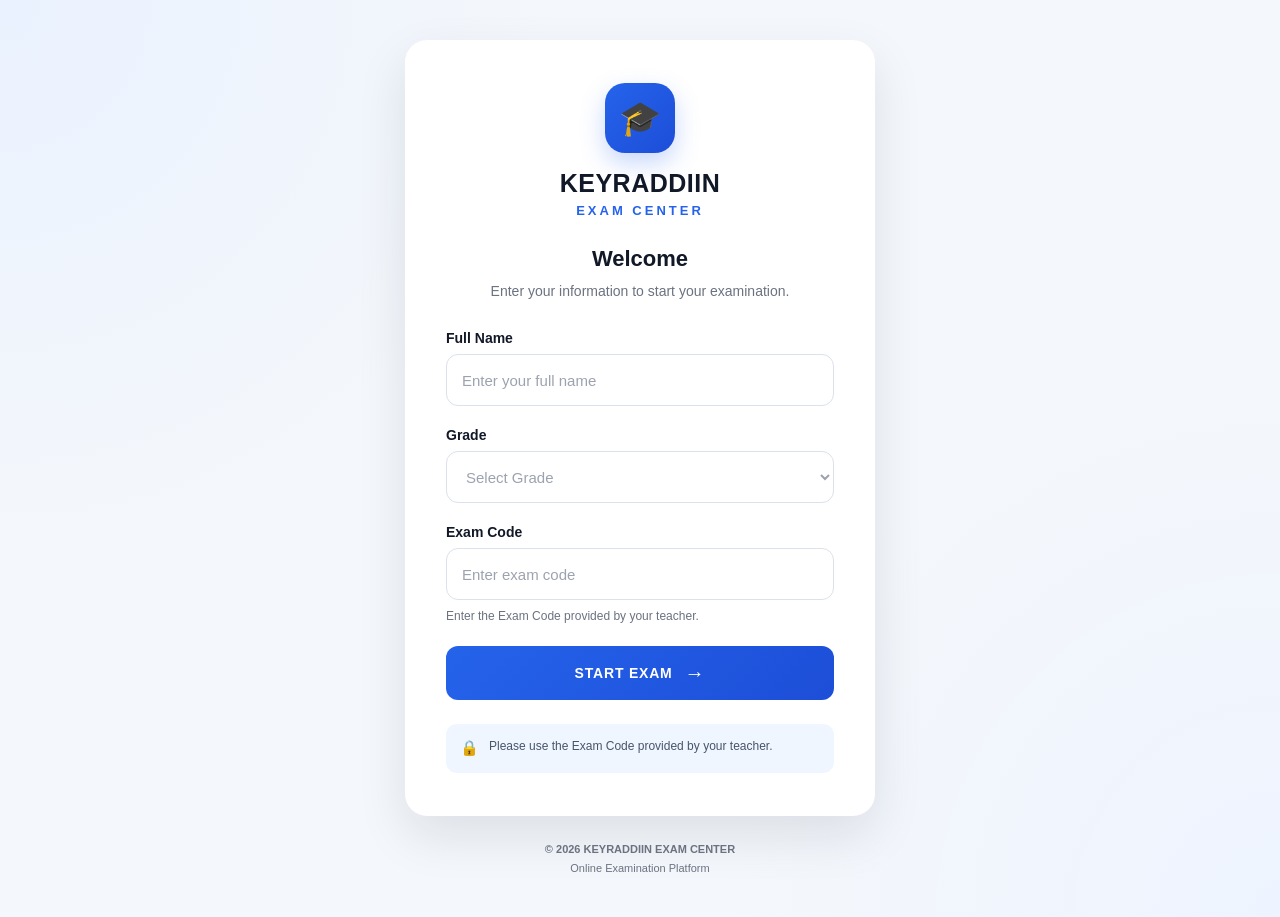
<file: index.html>
<!DOCTYPE html>
<html lang="en">
<head>
    <meta charset="UTF-8">
    <meta name="viewport" content="width=device-width, initial-scale=1.0">

    <title>KEYRADDIIN EXAM CENTER</title>

    <meta
        name="description"
        content="KEYRADDIIN EXAM CENTER - Online Examination Platform"
    >

    <link rel="stylesheet" href="css/style.css">
</head>

<body>

    <!-- =========================
         MAIN APP
    ========================== -->
    <main class="login-page">

        <section class="login-card">

            <!-- Logo / Brand -->
            <div class="brand">

                <div class="brand-logo">
                    🎓
                </div>

                <h1>KEYRADDIIN</h1>

                <p>EXAM CENTER</p>

            </div>


            <!-- Welcome -->
            <div class="welcome">

                <h2>Welcome</h2>

                <p>
                    Enter your information to start your examination.
                </p>

            </div>


            <!-- Login Form -->
            <form id="loginForm">

                <!-- Full Name -->
                <div class="form-group">

                    <label for="fullName">
                        Full Name
                    </label>

                    <input
                        type="text"
                        id="fullName"
                        name="fullName"
                        placeholder="Enter your full name"
                        autocomplete="name"
                        required
                    >

                </div>


                <!-- Grade -->
                <div class="form-group">

                    <label for="grade">
                        Grade
                    </label>

                    <select
                        id="grade"
                        name="grade"
                        required
                    >

                        <option value="" disabled selected>
                            Select Grade
                        </option>

                        <option value="Grade 9">
                            Grade 9
                        </option>

                        <option value="Grade 10">
                            Grade 10
                        </option>

                    </select>

                </div>


                <!-- Exam Code -->
                <div class="form-group">

                    <label for="examCode">
                        Exam Code
                    </label>

                    <input
                        type="text"
                        id="examCode"
                        name="examCode"
                        placeholder="Enter exam code"
                        autocomplete="off"
                        autocapitalize="characters"
                        spellcheck="false"
                        required
                    >

                    <small>
                        Enter the Exam Code provided by your teacher.
                    </small>

                </div>


                <!-- Error Message -->
                <div
                    id="errorMessage"
                    class="message error-message"
                    role="alert"
                    aria-live="polite"
                ></div>


                <!-- Start Button -->
                <button
                    type="submit"
                    id="startExamBtn"
                    class="start-button"
                >

                    <span>START EXAM</span>

                    <span class="button-arrow">
                        →
                    </span>

                </button>

            </form>


            <!-- Security Notice -->
            <div class="security-notice">

                <span class="security-icon">
                    🔒
                </span>

                <span>
                    Please use the Exam Code provided by your teacher.
                </span>

            </div>

        </section>


        <!-- Footer -->
        <footer class="page-footer">

            <p>
                © 2026 KEYRADDIIN EXAM CENTER
            </p>

            <p>
                Online Examination Platform
            </p>

        </footer>

    </main>


    <!-- App JavaScript -->
    <script src="js/app.js"></script>

</body>
</html>
</file>
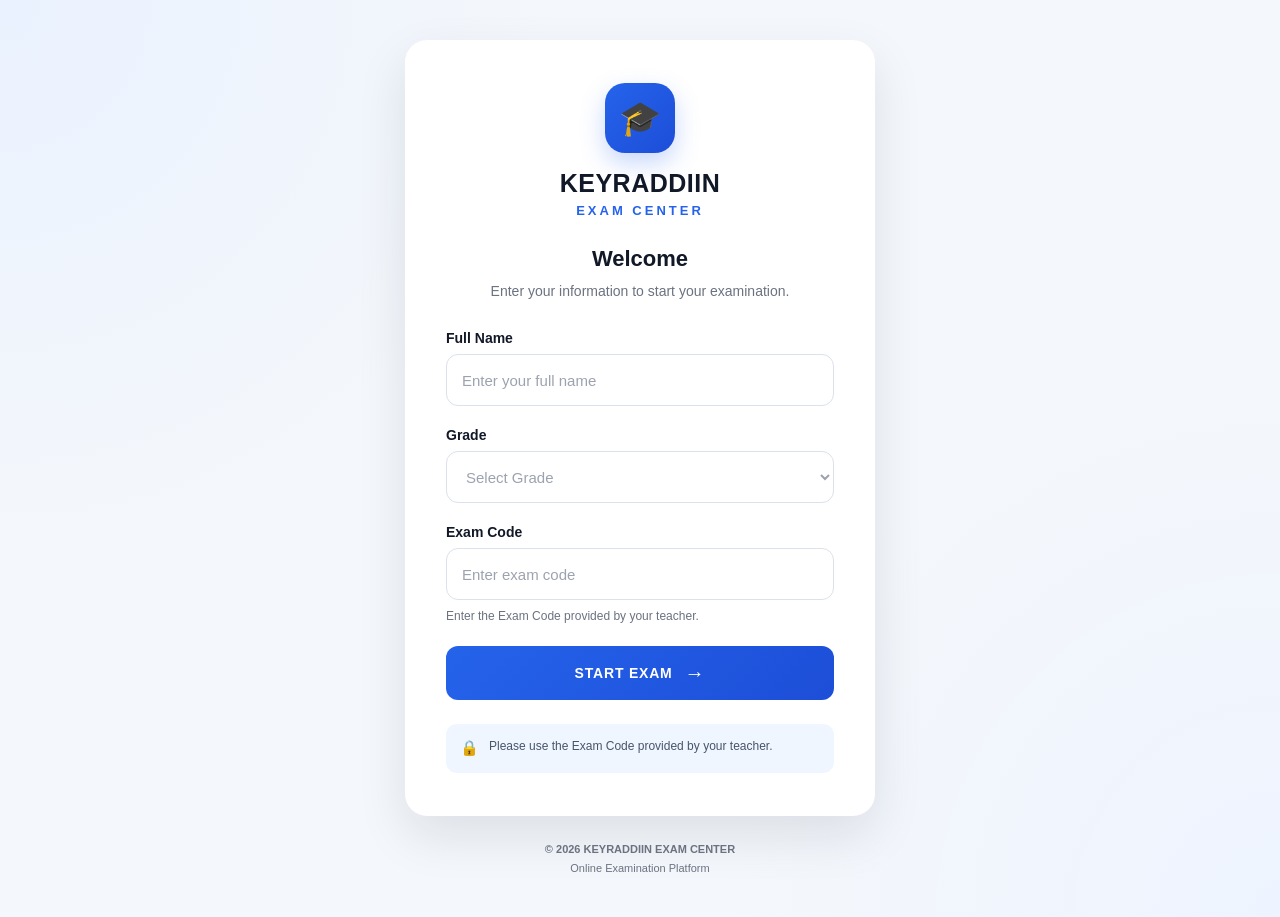
<file: exam.html>
<!DOCTYPE html>
<html lang="en">
<head>
    <meta charset="UTF-8">

    <meta
        name="viewport"
        content="width=device-width, initial-scale=1.0"
    >

    <title>Exam | KEYRADDIIN EXAM CENTER</title>

    <link
        rel="stylesheet"
        href="css/exam.css"
    >
</head>

<body>

    <!-- =========================================
         EXAM HEADER
    ========================================== -->

    <header class="exam-header">

        <div class="brand">

            <div class="brand-icon">
                🎓
            </div>

            <div>
                <h1>KEYRADDIIN</h1>
                <span>EXAM CENTER</span>
            </div>

        </div>


        <!-- Timer -->

        <div class="timer-box">

            <span class="timer-label">
                TIME LEFT
            </span>

            <strong id="timer">
                00:00
            </strong>

        </div>

    </header>


    <!-- =========================================
         MAIN EXAM AREA
    ========================================== -->

    <main class="exam-container">

        <!-- Exam Information -->

        <section class="exam-info-card">

            <div>

                <h2 id="examTitle">
                    Examination
                </h2>

                <p id="examDetails">
                    Loading exam...
                </p>

            </div>

            <div class="student-info">

                <span>Student</span>

                <strong id="studentName">
                    Student
                </strong>

            </div>

        </section>


        <!-- =====================================
             QUESTION NAVIGATION
        ====================================== -->

        <section class="question-navigation">

            <div class="navigation-header">

                <h3>
                    Questions
                </h3>

                <span id="questionProgress">
                    1 / 20
                </span>

            </div>


            <div
                id="questionNumbers"
                class="question-numbers"
            >
                <!-- Question numbers generated by JS -->

            </div>

        </section>


        <!-- =====================================
             QUESTION CARD
        ====================================== -->

        <section class="question-card">

            <div class="question-label">

                <span>
                    Question
                </span>

                <strong id="currentQuestionNumber">
                    1
                </strong>

            </div>


            <h2 id="questionText">
                Loading question...
            </h2>


            <!-- MCQ Options -->

            <div
                id="optionsContainer"
                class="options-container"
            >

                <!-- Options generated by JavaScript -->

            </div>

        </section>


        <!-- =====================================
             EXAM CONTROLS
        ====================================== -->

        <section class="exam-controls">

            <button
                type="button"
                id="previousButton"
                class="secondary-button"
            >
                ← Previous
            </button>


            <button
                type="button"
                id="nextButton"
                class="primary-button"
            >
                Next →
            </button>

        </section>


        <!-- =====================================
             SUBMIT AREA
        ====================================== -->

        <section class="submit-section">

            <p>
                Make sure you have answered all questions
                before submitting your examination.
            </p>

            <button
                type="button"
                id="submitButton"
                class="submit-button"
            >
                SUBMIT EXAM ✓
            </button>

        </section>

    </main>


    <!-- =========================================
         SUBMIT CONFIRMATION MODAL
    ========================================== -->

    <div
        id="submitModal"
        class="modal hidden"
    >

        <div class="modal-content">

            <div class="modal-icon">
                ⚠️
            </div>

            <h2>
                Submit Examination?
            </h2>

            <p id="submitMessage">
                Are you sure you want to submit your exam?
            </p>

            <div class="modal-buttons">

                <button
                    type="button"
                    id="cancelSubmit"
                    class="cancel-button"
                >
                    Cancel
                </button>

                <button
                    type="button"
                    id="confirmSubmit"
                    class="confirm-button"
                >
                    Yes, Submit
                </button>

            </div>

        </div>

    </div>


    <!-- =========================================
         EXAM ENGINE
    ========================================== -->

    <script
        src="js/exam-engine.js"
    ></script>

</body>
</html>
</file>
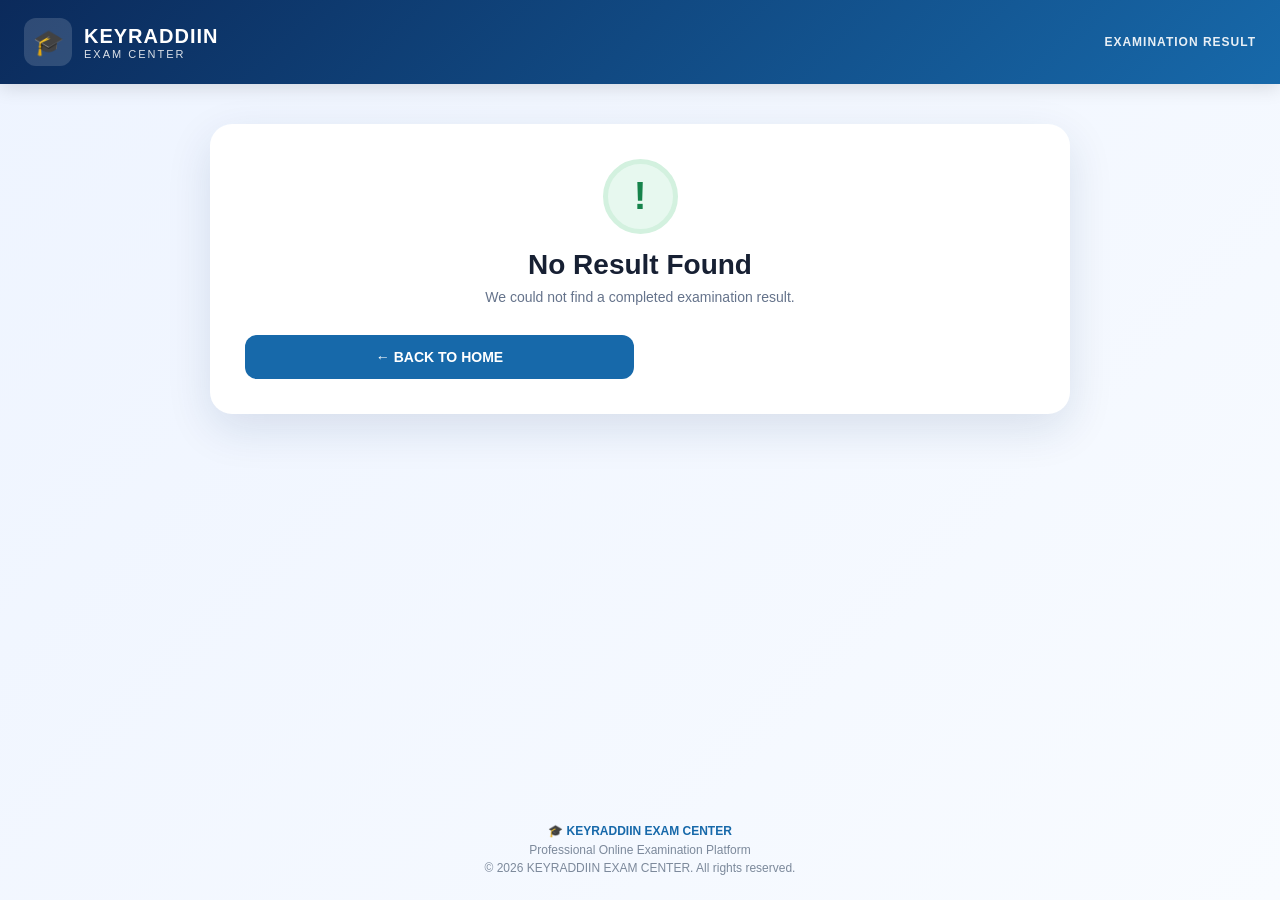
<file: result.html>
<!DOCTYPE html>
<html lang="en">

<head>

    <meta charset="UTF-8">

    <meta
        name="viewport"
        content="width=device-width, initial-scale=1.0"
    >

    <meta
        name="description"
        content="KEYRADDIIN EXAM CENTER - Professional Online Examination Result"
    >

    <title>
        Examination Result | KEYRADDIIN EXAM CENTER
    </title>

    <link
        rel="stylesheet"
        href="css/result.css"
    >

</head>


<body>

    <!-- ==========================================
         HEADER
    =========================================== -->

    <header class="result-header">

        <div class="brand">

            <div class="brand-icon">
                🎓
            </div>

            <div class="brand-text">

                <h1>
                    KEYRADDIIN
                </h1>

                <span>
                    EXAM CENTER
                </span>

            </div>

        </div>

        <div class="header-label">
            EXAMINATION RESULT
        </div>

    </header>


    <!-- ==========================================
         MAIN
    =========================================== -->

    <main class="result-container">

        <!-- Result Card -->

        <section class="result-card">

            <!-- Success Icon -->

            <div class="result-icon">

                <div class="icon-circle">
                    ✓
                </div>

            </div>


            <!-- Heading -->

            <h2>
                Examination Completed
            </h2>

            <p class="result-subtitle">
                Your examination result has been calculated successfully.
            </p>


            <!-- ======================================
                 STUDENT INFORMATION
            ======================================= -->

            <div class="information-card">

                <div class="section-title">
                    STUDENT INFORMATION
                </div>


                <div class="information-grid">

                    <div class="information-item">

                        <span>
                            Student Name
                        </span>

                        <strong id="studentName">
                            —
                        </strong>

                    </div>


                    <div class="information-item">

                        <span>
                            Grade
                        </span>

                        <strong id="studentGrade">
                            —
                        </strong>

                    </div>

                </div>

            </div>


            <!-- ======================================
                 EXAM INFORMATION
            ======================================= -->

            <div class="information-card">

                <div class="section-title">
                    EXAMINATION INFORMATION
                </div>


                <div class="exam-information">

                    <h3 id="examTitle">
                        Examination
                    </h3>

                    <p id="examDetails">
                        —
                    </p>

                    <div class="exam-code">

                        <span>
                            Exam Code
                        </span>

                        <strong id="examCode">
                            —
                        </strong>

                    </div>

                </div>

            </div>


            <!-- ======================================
                 MAIN SCORE
            ======================================= -->

            <div class="score-card">

                <span class="score-label">
                    YOUR SCORE
                </span>


                <div class="score-display">

                    <strong id="score">
                        0
                    </strong>

                    <span id="total">
                        / 0
                    </span>

                </div>


                <div
                    id="status"
                    class="status"
                >
                    —
                </div>


                <div class="percentage-display">

                    <strong id="percentage">
                        0%
                    </strong>

                    <span>
                        Percentage
                    </span>

                </div>

            </div>


            <!-- ======================================
                 STATISTICS
            ======================================= -->

            <div class="section-title statistics-title">
                EXAMINATION STATISTICS
            </div>


            <div class="statistics">

                <!-- Correct -->

                <div class="stat-card">

                    <div class="stat-icon">
                        ✓
                    </div>

                    <span class="stat-label">
                        Correct
                    </span>

                    <strong id="correct">
                        0
                    </strong>

                </div>


                <!-- Wrong -->

                <div class="stat-card">

                    <div class="stat-icon">
                        ✕
                    </div>

                    <span class="stat-label">
                        Wrong
                    </span>

                    <strong id="wrong">
                        0
                    </strong>

                </div>


                <!-- Percentage -->

                <div class="stat-card">

                    <div class="stat-icon">
                        %
                    </div>

                    <span class="stat-label">
                        Percentage
                    </span>

                    <strong id="percentageStat">
                        0%
                    </strong>

                </div>


                <!-- Time -->

                <div class="stat-card">

                    <div class="stat-icon">
                        ⏱
                    </div>

                    <span class="stat-label">
                        Time Used
                    </span>

                    <strong id="timeUsed">
                        00:00
                    </strong>

                </div>

            </div>


            <!-- ======================================
                 PASS MARK
            ======================================= -->

            <div class="pass-mark-card">

                <div>

                    <span>
                        Pass Mark
                    </span>

                    <strong id="passMark">
                        50%
                    </strong>

                </div>


                <div>

                    <span>
                        Result Status
                    </span>

                    <strong id="statusText">
                        —
                    </strong>

                </div>

            </div>


            <!-- ======================================
                 TELEGRAM RESULT
            ======================================= -->

            <div class="telegram-card">

                <div class="telegram-icon">
                    📤
                </div>


                <div class="telegram-content">

                    <h3>
                        Send Result to Telegram
                    </h3>

                    <p>
                        Send your examination result to
                        KEYRADDIIN EDUCATION EXAM RESULTS.
                    </p>

                </div>


                <button
                    type="button"
                    id="telegramButton"
                    class="telegram-button"
                >
                    📤 SEND RESULT TO TELEGRAM
                </button>


                <div
                    id="telegramMessage"
                    class="telegram-message"
                ></div>

            </div>


            <!-- ======================================
                 ACTION BUTTONS
            ======================================= -->

            <div class="result-actions">

                <button
                    type="button"
                    id="retakeButton"
                    class="primary-button"
                >
                    🔄 RETAKE EXAM
                </button>


                <button
                    type="button"
                    id="homeButton"
                    class="secondary-button"
                >
                    ← BACK TO HOME
                </button>

            </div>


            <!-- ======================================
                 IMPORTANT MESSAGE
            ======================================= -->

            <div class="result-note">

                <strong>
                    ℹ️ Important
                </strong>

                <p>
                    You can retake this examination anytime
                    using the same Exam Code.
                </p>

            </div>

        </section>

    </main>


    <!-- ==========================================
         FOOTER
    =========================================== -->

    <footer class="result-footer">

        <div class="footer-brand">
            🎓 KEYRADDIIN EXAM CENTER
        </div>

        <p>
            Professional Online Examination Platform
        </p>

        <p>
            © 2026 KEYRADDIIN EXAM CENTER. All rights reserved.
        </p>

    </footer>


    <!-- ==========================================
         RESULT JAVASCRIPT
    =========================================== -->

    <script
        src="js/result.js"
    ></script>

</body>

</html>
</file>
<file: css/style.css>
/* =========================================================
   KEYRADDIIN EXAM CENTER
   Professional Login Page
   Main Stylesheet
   ========================================================= */


/* =========================================================
   1. RESET
   ========================================================= */

* {
    margin: 0;
    padding: 0;
    box-sizing: border-box;
}


/* =========================================================
   2. ROOT VARIABLES
   ========================================================= */

:root {
    --primary: #2563eb;
    --primary-dark: #1d4ed8;
    --primary-light: #eff6ff;

    --background: #f4f7fb;
    --card: #ffffff;

    --text: #111827;
    --text-secondary: #6b7280;
    --text-light: #9ca3af;

    --border: #dbe2ea;

    --success: #16a34a;
    --danger: #dc2626;

    --shadow:
        0 20px 50px rgba(15, 23, 42, 0.10);

    --radius-lg: 22px;
    --radius-md: 12px;

    --transition: 0.25s ease;
}


/* =========================================================
   3. BODY
   ========================================================= */

body {
    min-height: 100vh;

    font-family:
        Inter,
        -apple-system,
        BlinkMacSystemFont,
        "Segoe UI",
        Roboto,
        Helvetica,
        Arial,
        sans-serif;

    background:
        radial-gradient(
            circle at top left,
            #eaf2ff 0%,
            transparent 35%
        ),
        radial-gradient(
            circle at bottom right,
            #eef4ff 0%,
            transparent 35%
        ),
        var(--background);

    color: var(--text);

    -webkit-font-smoothing: antialiased;
    -moz-osx-font-smoothing: grayscale;
}


/* =========================================================
   4. LOGIN PAGE
   ========================================================= */

.login-page {
    min-height: 100vh;

    display: flex;
    flex-direction: column;

    align-items: center;
    justify-content: center;

    padding: 40px 20px;
}


/* =========================================================
   5. LOGIN CARD
   ========================================================= */

.login-card {
    width: 100%;
    max-width: 470px;

    background: var(--card);

    border: 1px solid rgba(255, 255, 255, 0.8);

    border-radius: var(--radius-lg);

    padding: 42px 40px;

    box-shadow: var(--shadow);
}


/* =========================================================
   6. BRAND
   ========================================================= */

.brand {
    text-align: center;

    margin-bottom: 28px;
}


.brand-logo {
    width: 70px;
    height: 70px;

    margin: 0 auto 16px;

    display: flex;
    align-items: center;
    justify-content: center;

    background:
        linear-gradient(
            135deg,
            var(--primary),
            var(--primary-dark)
        );

    border-radius: 20px;

    font-size: 34px;

    box-shadow:
        0 10px 25px rgba(37, 99, 235, 0.25);
}


.brand h1 {
    font-size: 25px;

    font-weight: 800;

    letter-spacing: 0.5px;

    color: var(--text);
}


.brand p {
    margin-top: 5px;

    font-size: 13px;

    font-weight: 700;

    letter-spacing: 3px;

    color: var(--primary);
}


/* =========================================================
   7. WELCOME
   ========================================================= */

.welcome {
    text-align: center;

    margin-bottom: 28px;
}


.welcome h2 {
    font-size: 22px;

    font-weight: 700;

    margin-bottom: 8px;
}


.welcome p {
    color: var(--text-secondary);

    font-size: 14px;

    line-height: 1.6;
}


/* =========================================================
   8. FORM GROUP
   ========================================================= */

.form-group {
    margin-bottom: 21px;
}


.form-group label {
    display: block;

    margin-bottom: 8px;

    font-size: 14px;

    font-weight: 700;

    color: var(--text);
}


/* =========================================================
   9. INPUTS & SELECT
   ========================================================= */

.form-group input,
.form-group select {
    width: 100%;

    height: 52px;

    padding: 0 15px;

    border: 1.5px solid var(--border);

    border-radius: var(--radius-md);

    background: #ffffff;

    color: var(--text);

    font-size: 15px;

    outline: none;

    transition:
        border-color var(--transition),
        box-shadow var(--transition),
        background var(--transition);
}


.form-group input::placeholder {
    color: var(--text-light);
}


.form-group input:hover,
.form-group select:hover {
    border-color: #b9c5d4;
}


.form-group input:focus,
.form-group select:focus {
    border-color: var(--primary);

    background: #ffffff;

    box-shadow:
        0 0 0 4px rgba(37, 99, 235, 0.10);
}


/* =========================================================
   10. SELECT
   ========================================================= */

.form-group select {
    cursor: pointer;

    appearance: auto;
}


.form-group select:invalid {
    color: var(--text-light);
}


/* =========================================================
   11. SMALL HELP TEXT
   ========================================================= */

.form-group small {
    display: block;

    margin-top: 7px;

    color: var(--text-secondary);

    font-size: 12px;

    line-height: 1.5;
}


/* =========================================================
   12. START BUTTON
   ========================================================= */

.start-button {
    width: 100%;

    min-height: 54px;

    margin-top: 7px;

    border: none;

    border-radius: var(--radius-md);

    background:
        linear-gradient(
            135deg,
            var(--primary),
            var(--primary-dark)
        );

    color: #ffffff;

    font-size: 14px;

    font-weight: 800;

    letter-spacing: 0.8px;

    cursor: pointer;

    display: flex;

    align-items: center;

    justify-content: center;

    gap: 12px;

    transition:
        transform var(--transition),
        box-shadow var(--transition),
        filter var(--transition);
}


.start-button:hover {
    transform: translateY(-2px);

    box-shadow:
        0 10px 25px rgba(37, 99, 235, 0.28);

    filter: brightness(1.03);
}


.start-button:active {
    transform: translateY(0);

    box-shadow: none;
}


.start-button:focus-visible {
    outline: 3px solid rgba(37, 99, 235, 0.25);

    outline-offset: 3px;
}


.button-arrow {
    font-size: 20px;

    line-height: 1;

    transition:
        transform var(--transition);
}


.start-button:hover .button-arrow {
    transform: translateX(4px);
}


/* =========================================================
   13. MESSAGE
   ========================================================= */

.message {
    display: none;

    margin-bottom: 17px;

    padding: 12px 14px;

    border-radius: 10px;

    font-size: 13px;

    line-height: 1.5;
}


.error-message {
    color: #991b1b;

    background: #fef2f2;

    border: 1px solid #fecaca;
}


.success-message {
    color: #166534;

    background: #f0fdf4;

    border: 1px solid #bbf7d0;
}


/* =========================================================
   14. SECURITY NOTICE
   ========================================================= */

.security-notice {
    margin-top: 24px;

    padding: 13px 14px;

    display: flex;

    align-items: flex-start;

    gap: 10px;

    border-radius: 11px;

    background: var(--primary-light);

    color: #475569;

    font-size: 12px;

    line-height: 1.5;
}


.security-icon {
    flex-shrink: 0;

    font-size: 15px;
}


/* =========================================================
   15. FOOTER
   ========================================================= */

.page-footer {
    margin-top: 24px;

    text-align: center;

    color: var(--text-secondary);

    font-size: 11px;

    line-height: 1.7;
}


.page-footer p:first-child {
    font-weight: 600;
}


/* =========================================================
   16. TABLET
   ========================================================= */

@media (max-width: 600px) {

    .login-page {
        padding: 25px 15px;
    }

    .login-card {
        padding: 34px 25px;

        border-radius: 18px;
    }

    .brand h1 {
        font-size: 23px;
    }

}


/* =========================================================
   17. SMALL MOBILE
   ========================================================= */

@media (max-width: 380px) {

    .login-page {
        padding: 18px 12px;
    }

    .login-card {
        padding: 28px 19px;

        border-radius: 16px;
    }

    .brand-logo {
        width: 62px;
        height: 62px;

        font-size: 30px;
    }

    .brand h1 {
        font-size: 21px;
    }

    .brand p {
        font-size: 11px;

        letter-spacing: 2.5px;
    }

    .welcome h2 {
        font-size: 20px;
    }

    .form-group input,
    .form-group select {
        height: 50px;

        font-size: 14px;
    }

    .start-button {
        min-height: 52px;
    }

}


/* =========================================================
   18. REDUCED MOTION
   ========================================================= */

@media (prefers-reduced-motion: reduce) {

    *,
    *::before,
    *::after {
        scroll-behavior: auto !important;

        transition: none !important;
    }

}
</file>
<file: css/exam.css>
/* ==========================================
   KEYRADDIIN EXAM CENTER
   PROFESSIONAL EXAM PAGE
========================================== */

:root {
    --primary: #2563eb;
    --primary-dark: #1d4ed8;
    --secondary: #0f172a;
    --background: #f1f5f9;
    --white: #ffffff;
    --text: #1e293b;
    --muted: #64748b;
    --border: #e2e8f0;
    --success: #16a34a;
    --danger: #dc2626;
    --warning: #d97706;
    --shadow: 0 10px 30px rgba(15, 23, 42, 0.08);
    --radius: 16px;
}


/* ==========================================
   RESET
========================================== */

* {
    margin: 0;
    padding: 0;
    box-sizing: border-box;
}

html {
    scroll-behavior: smooth;
}

body {
    font-family:
        Arial,
        Helvetica,
        sans-serif;

    background: var(--background);
    color: var(--text);

    min-height: 100vh;
}


/* ==========================================
   EXAM HEADER
========================================== */

.exam-header {
    width: 100%;

    background: var(--white);

    border-bottom: 1px solid var(--border);

    padding: 18px 5%;

    display: flex;
    align-items: center;
    justify-content: space-between;

    gap: 20px;

    position: sticky;
    top: 0;

    z-index: 100;
}


/* ==========================================
   BRAND
========================================== */

.brand {
    display: flex;
    align-items: center;

    gap: 12px;
}

.brand-icon {
    width: 48px;
    height: 48px;

    background: #eff6ff;

    border-radius: 12px;

    display: flex;
    align-items: center;
    justify-content: center;

    font-size: 25px;
}

.brand h1 {
    font-size: 20px;
    font-weight: 800;

    color: var(--secondary);

    letter-spacing: 0.5px;
}

.brand span {
    display: block;

    margin-top: 2px;

    color: var(--primary);

    font-size: 11px;
    font-weight: 700;

    letter-spacing: 1.5px;
}


/* ==========================================
   TIMER
========================================== */

.timer-box {
    min-width: 120px;

    padding: 9px 16px;

    border-radius: 12px;

    background: #eff6ff;

    border: 1px solid #bfdbfe;

    text-align: center;
}

.timer-label {
    display: block;

    font-size: 9px;

    font-weight: 800;

    letter-spacing: 1.2px;

    color: var(--muted);

    margin-bottom: 2px;
}

#timer {
    display: block;

    font-size: 22px;

    font-weight: 800;

    color: var(--primary);

    letter-spacing: 1px;
}


/* ==========================================
   MAIN CONTAINER
========================================== */

.exam-container {
    width: min(100% - 32px, 1000px);

    margin: 30px auto 50px;
}


/* ==========================================
   EXAM INFORMATION
========================================== */

.exam-info-card {
    background: var(--white);

    border: 1px solid var(--border);

    border-radius: var(--radius);

    padding: 24px;

    display: flex;
    align-items: center;
    justify-content: space-between;

    gap: 20px;

    box-shadow: var(--shadow);

    margin-bottom: 20px;
}

.exam-info-card h2 {
    font-size: 22px;

    color: var(--secondary);

    margin-bottom: 7px;
}

.exam-info-card p {
    color: var(--muted);

    font-size: 14px;
}

.student-info {
    text-align: right;

    min-width: 170px;
}

.student-info span {
    display: block;

    font-size: 11px;

    color: var(--muted);

    margin-bottom: 5px;
}

.student-info strong {
    font-size: 15px;

    color: var(--secondary);
}


/* ==========================================
   QUESTION NAVIGATION
========================================== */

.question-navigation {
    background: var(--white);

    border: 1px solid var(--border);

    border-radius: var(--radius);

    padding: 20px;

    box-shadow: var(--shadow);

    margin-bottom: 20px;
}

.navigation-header {
    display: flex;

    align-items: center;

    justify-content: space-between;

    margin-bottom: 15px;
}

.navigation-header h3 {
    font-size: 16px;

    color: var(--secondary);
}

#questionProgress {
    font-size: 13px;

    font-weight: 700;

    color: var(--primary);
}


/* ==========================================
   QUESTION NUMBERS
========================================== */

.question-numbers {
    display: flex;

    flex-wrap: wrap;

    gap: 8px;
}

.question-number {
    width: 38px;
    height: 38px;

    border-radius: 9px;

    border: 1px solid var(--border);

    background: #f8fafc;

    color: var(--muted);

    display: flex;

    align-items: center;

    justify-content: center;

    font-size: 13px;

    font-weight: 700;

    cursor: pointer;

    transition: 0.2s ease;
}

.question-number:hover {
    border-color: var(--primary);

    color: var(--primary);

    transform: translateY(-1px);
}

.question-number.active {
    background: var(--primary);

    border-color: var(--primary);

    color: var(--white);
}

.question-number.answered {
    border-color: var(--success);

    color: var(--success);

    background: #f0fdf4;
}

.question-number.active.answered {
    background: var(--primary);

    color: var(--white);

    border-color: var(--primary);
}


/* ==========================================
   QUESTION CARD
========================================== */

.question-card {
    background: var(--white);

    border: 1px solid var(--border);

    border-radius: var(--radius);

    padding: 30px;

    box-shadow: var(--shadow);

    margin-bottom: 20px;
}


/* ==========================================
   QUESTION LABEL
========================================== */

.question-label {
    display: flex;

    align-items: center;

    gap: 8px;

    margin-bottom: 18px;
}

.question-label span {
    font-size: 13px;

    color: var(--muted);

    font-weight: 600;
}

.question-label strong {
    width: 30px;
    height: 30px;

    border-radius: 8px;

    background: #eff6ff;

    color: var(--primary);

    display: flex;

    align-items: center;

    justify-content: center;

    font-size: 13px;
}


/* ==========================================
   QUESTION TEXT
========================================== */

#questionText {
    font-size: 20px;

    line-height: 1.6;

    color: var(--secondary);

    font-weight: 700;

    margin-bottom: 25px;
}


/* ==========================================
   MCQ OPTIONS
========================================== */

.options-container {
    display: flex;

    flex-direction: column;

    gap: 12px;
}

.option {
    width: 100%;

    border: 1px solid var(--border);

    border-radius: 12px;

    background: #ffffff;

    padding: 15px 16px;

    display: flex;

    align-items: center;

    gap: 13px;

    cursor: pointer;

    transition: 0.2s ease;

    text-align: left;

    font-size: 15px;

    color: var(--text);
}

.option:hover {
    border-color: var(--primary);

    background: #f8fbff;
}

.option.selected {
    border-color: var(--primary);

    background: #eff6ff;

    color: var(--primary);

    font-weight: 700;
}

.option-letter {
    width: 34px;
    height: 34px;

    flex-shrink: 0;

    border-radius: 50%;

    border: 1px solid var(--border);

    display: flex;

    align-items: center;

    justify-content: center;

    font-size: 13px;

    font-weight: 800;

    background: var(--white);
}

.option.selected .option-letter {
    background: var(--primary);

    border-color: var(--primary);

    color: var(--white);
}


/* ==========================================
   EXAM CONTROLS
========================================== */

.exam-controls {
    display: flex;

    justify-content: space-between;

    gap: 15px;

    margin-bottom: 20px;
}

.exam-controls button {
    min-width: 140px;

    min-height: 48px;

    border-radius: 10px;

    padding: 12px 20px;

    font-size: 14px;

    font-weight: 700;

    cursor: pointer;

    transition: 0.2s ease;
}

.secondary-button {
    background: var(--white);

    color: var(--secondary);

    border: 1px solid var(--border);
}

.secondary-button:hover {
    border-color: var(--primary);

    color: var(--primary);
}

.primary-button {
    background: var(--primary);

    color: var(--white);

    border: 1px solid var(--primary);
}

.primary-button:hover {
    background: var(--primary-dark);

    transform: translateY(-1px);
}

.exam-controls button:disabled {
    opacity: 0.45;

    cursor: not-allowed;

    transform: none;
}


/* ==========================================
   SUBMIT SECTION
========================================== */

.submit-section {
    background: var(--white);

    border: 1px solid var(--border);

    border-radius: var(--radius);

    padding: 24px;

    text-align: center;

    box-shadow: var(--shadow);
}

.submit-section p {
    color: var(--muted);

    font-size: 13px;

    line-height: 1.6;

    margin-bottom: 16px;
}

.submit-button {
    border: none;

    background: var(--success);

    color: var(--white);

    padding: 14px 28px;

    border-radius: 10px;

    font-size: 14px;

    font-weight: 800;

    cursor: pointer;

    transition: 0.2s ease;
}

.submit-button:hover {
    transform: translateY(-1px);

    opacity: 0.92;
}


/* ==========================================
   MODAL
========================================== */

.modal {
    position: fixed;

    inset: 0;

    background: rgba(15, 23, 42, 0.6);

    display: flex;

    align-items: center;

    justify-content: center;

    padding: 20px;

    z-index: 1000;
}

.modal.hidden {
    display: none;
}

.modal-content {
    width: min(100%, 420px);

    background: var(--white);

    border-radius: 18px;

    padding: 30px;

    text-align: center;

    box-shadow: 0 25px 60px rgba(15, 23, 42, 0.2);

    animation: modalIn 0.2s ease;
}

@keyframes modalIn {
    from {
        opacity: 0;
        transform: scale(0.96);
    }

    to {
        opacity: 1;
        transform: scale(1);
    }
}

.modal-icon {
    font-size: 40px;

    margin-bottom: 12px;
}

.modal-content h2 {
    color: var(--secondary);

    font-size: 21px;

    margin-bottom: 10px;
}

.modal-content p {
    color: var(--muted);

    font-size: 14px;

    line-height: 1.6;

    margin-bottom: 22px;
}

.modal-buttons {
    display: flex;

    gap: 10px;
}

.modal-buttons button {
    flex: 1;

    min-height: 45px;

    border-radius: 9px;

    font-size: 13px;

    font-weight: 700;

    cursor: pointer;
}

.cancel-button {
    border: 1px solid var(--border);

    background: var(--white);

    color: var(--secondary);
}

.confirm-button {
    border: none;

    background: var(--primary);

    color: var(--white);
}


/* ==========================================
   TABLET
========================================== */

@media (max-width: 700px) {

    .exam-header {
        padding: 14px 16px;
    }

    .brand h1 {
        font-size: 17px;
    }

    .brand span {
        font-size: 9px;
    }

    .brand-icon {
        width: 42px;
        height: 42px;

        font-size: 21px;
    }

    .timer-box {
        min-width: 100px;

        padding: 8px 12px;
    }

    #timer {
        font-size: 18px;
    }

    .exam-container {
        width: min(100% - 20px, 1000px);

        margin-top: 18px;
    }

    .exam-info-card {
        padding: 18px;

        align-items: flex-start;

        flex-direction: column;
    }

    .student-info {
        text-align: left;

        min-width: 0;
    }

    .question-card {
        padding: 22px 18px;
    }

    #questionText {
        font-size: 18px;
    }

}


/* ==========================================
   MOBILE
========================================== */

@media (max-width: 480px) {

    .exam-header {
        gap: 10px;
    }

    .brand {
        gap: 8px;
    }

    .brand-icon {
        width: 38px;
        height: 38px;

        border-radius: 9px;

        font-size: 18px;
    }

    .brand h1 {
        font-size: 14px;
    }

    .brand span {
        font-size: 8px;

        letter-spacing: 1px;
    }

    .timer-box {
        min-width: 82px;

        padding: 6px 8px;
    }

    .timer-label {
        font-size: 7px;
    }

    #timer {
        font-size: 16px;
    }

    .question-navigation {
        padding: 15px;
    }

    .question-number {
        width: 34px;
        height: 34px;

        font-size: 12px;
    }

    .question-card {
        padding: 20px 15px;
    }

    #questionText {
        font-size: 17px;

        line-height: 1.5;
    }

    .option {
        padding: 12px;

        font-size: 14px;
    }

    .option-letter {
        width: 31px;
        height: 31px;
    }

    .exam-controls {
        gap: 8px;
    }

    .exam-controls button {
        min-width: 0;

        flex: 1;

        padding: 11px 10px;

        font-size: 13px;
    }

    .submit-section {
        padding: 20px 15px;
    }

    .submit-button {
        width: 100%;
    }

    .modal-content {
        padding: 24px 18px;
    }

}
</file>
<file: css/result.css>
/* ==========================================
   KEYRADDIIN EXAM CENTER
   PROFESSIONAL RESULT PAGE
========================================== */

* {
    margin: 0;
    padding: 0;
    box-sizing: border-box;
}

body {
    font-family:
        Arial,
        Helvetica,
        sans-serif;

    background:
        linear-gradient(
            135deg,
            #eef4ff,
            #f8fbff
        );

    color: #172033;

    min-height: 100vh;

    display: flex;
    flex-direction: column;
}


/* ==========================================
   HEADER
========================================== */

.result-header {
    width: 100%;

    background:
        linear-gradient(
            135deg,
            #0b2a5b,
            #1769aa
        );

    color: #ffffff;

    padding:
        18px
        24px;

    display: flex;

    align-items: center;

    justify-content: space-between;

    box-shadow:
        0 4px 18px
        rgba(0, 0, 0, 0.12);
}


.brand {
    display: flex;

    align-items: center;

    gap: 12px;
}


.brand-icon {
    width: 48px;
    height: 48px;

    border-radius: 12px;

    background: rgba(
        255,
        255,
        255,
        0.15
    );

    display: flex;

    align-items: center;

    justify-content: center;

    font-size: 25px;
}


.brand-text h1 {
    font-size: 20px;

    font-weight: 800;

    letter-spacing: 1px;
}


.brand-text span {
    display: block;

    font-size: 11px;

    opacity: 0.85;

    letter-spacing: 2px;
}


.header-label {
    font-size: 12px;

    font-weight: 700;

    letter-spacing: 1px;

    opacity: 0.9;
}


/* ==========================================
   CONTAINER
========================================== */

.result-container {
    width: 100%;

    max-width: 900px;

    margin: 40px auto;

    padding:
        0 20px;

    flex: 1;
}


/* ==========================================
   RESULT CARD
========================================== */

.result-card {
    background: #ffffff;

    border-radius: 22px;

    padding: 35px;

    box-shadow:
        0 15px 45px
        rgba(
            20,
            50,
            100,
            0.12
        );
}


.result-icon {
    display: flex;

    justify-content: center;

    margin-bottom: 15px;
}


.icon-circle {
    width: 75px;
    height: 75px;

    border-radius: 50%;

    background: #e7f8ef;

    color: #16834b;

    display: flex;

    align-items: center;

    justify-content: center;

    font-size: 38px;

    font-weight: 800;

    border: 5px solid #d3f1df;
}


.result-card > h2 {
    text-align: center;

    font-size: 28px;

    margin-bottom: 8px;
}


.result-subtitle {
    text-align: center;

    color: #65738b;

    margin-bottom: 30px;

    font-size: 14px;
}


/* ==========================================
   SECTION TITLE
========================================== */

.section-title {
    font-size: 11px;

    font-weight: 800;

    color: #1769aa;

    letter-spacing: 1.3px;

    margin-bottom: 15px;
}


.statistics-title {
    margin-top: 30px;
}


/* ==========================================
   INFORMATION CARDS
========================================== */

.information-card {
    background: #f7faff;

    border: 1px solid #e1eaf5;

    border-radius: 15px;

    padding: 20px;

    margin-bottom: 18px;
}


.information-grid {
    display: grid;

    grid-template-columns:
        repeat(
            2,
            1fr
        );

    gap: 20px;
}


.information-item span,
.exam-code span,
.pass-mark-card span {
    display: block;

    font-size: 12px;

    color: #78869a;

    margin-bottom: 6px;
}


.information-item strong {
    font-size: 16px;

    color: #172033;
}


.exam-information h3 {
    font-size: 20px;

    margin-bottom: 7px;
}


.exam-information p {
    color: #65738b;

    font-size: 13px;

    margin-bottom: 15px;
}


.exam-code {
    padding-top: 12px;

    border-top:
        1px solid #e1eaf5;
}


.exam-code strong {
    font-size: 14px;

    color: #1769aa;

    letter-spacing: 0.5px;
}


/* ==========================================
   SCORE CARD
========================================== */

.score-card {
    text-align: center;

    margin-top: 25px;

    padding: 30px;

    border-radius: 18px;

    background:
        linear-gradient(
            135deg,
            #edf5ff,
            #f8fbff
        );

    border:
        1px solid #dbe9f8;
}


.score-label {
    font-size: 12px;

    font-weight: 800;

    color: #66758a;

    letter-spacing: 1.5px;
}


.score-display {
    margin:
        8px 0 10px;

    display: flex;

    align-items: baseline;

    justify-content: center;

    gap: 5px;
}


.score-display strong {
    font-size: 58px;

    color: #0b2a5b;

    line-height: 1;
}


.score-display span {
    font-size: 22px;

    color: #8290a3;
}


.status {
    display: inline-block;

    padding:
        8px
        20px;

    border-radius: 50px;

    background: #e7f8ef;

    color: #16834b;

    font-size: 13px;

    font-weight: 800;

    letter-spacing: 1px;
}


.percentage-display {
    margin-top: 15px;

    display: flex;

    flex-direction: column;

    gap: 3px;
}


.percentage-display strong {
    font-size: 25px;

    color: #1769aa;
}


.percentage-display span {
    font-size: 12px;

    color: #78869a;
}


/* ==========================================
   STATISTICS
========================================== */

.statistics {
    display: grid;

    grid-template-columns:
        repeat(
            4,
            1fr
        );

    gap: 12px;
}


.stat-card {
    padding: 18px 12px;

    text-align: center;

    background: #ffffff;

    border:
        1px solid #e3ebf5;

    border-radius: 15px;
}


.stat-icon {
    width: 35px;
    height: 35px;

    margin:
        0 auto 10px;

    border-radius: 10px;

    background: #edf5ff;

    color: #1769aa;

    display: flex;

    align-items: center;

    justify-content: center;

    font-weight: 800;
}


.stat-label {
    display: block;

    font-size: 11px;

    color: #78869a;

    margin-bottom: 5px;
}


.stat-card strong {
    font-size: 20px;

    color: #172033;
}


/* ==========================================
   PASS MARK
========================================== */

.pass-mark-card {
    margin-top: 18px;

    padding: 17px 20px;

    border-radius: 14px;

    background: #f7faff;

    border:
        1px solid #e1eaf5;

    display: flex;

    justify-content: space-between;

    gap: 20px;
}


.pass-mark-card > div {
    flex: 1;
}


.pass-mark-card strong {
    font-size: 15px;

    color: #1769aa;
}


/* ==========================================
   TELEGRAM
========================================== */

.telegram-card {
    margin-top: 25px;

    padding: 22px;

    border-radius: 17px;

    background: #f1f8ff;

    border:
        1px solid #d7eafa;

    text-align: center;
}


.telegram-icon {
    font-size: 32px;

    margin-bottom: 8px;
}


.telegram-content h3 {
    font-size: 18px;

    margin-bottom: 7px;
}


.telegram-content p {
    color: #68778c;

    font-size: 13px;

    line-height: 1.5;

    margin-bottom: 18px;
}


.telegram-button {
    width: 100%;

    max-width: 430px;

    border: none;

    border-radius: 12px;

    padding:
        14px
        20px;

    background: #229ed9;

    color: #ffffff;

    font-size: 14px;

    font-weight: 800;

    cursor: pointer;

    transition:
        transform 0.2s,
        opacity 0.2s;
}


.telegram-button:hover {
    opacity: 0.9;

    transform:
        translateY(-1px);
}


.telegram-button:disabled {
    opacity: 0.6;

    cursor: not-allowed;

    transform: none;
}


.telegram-message {
    margin-top: 12px;

    font-size: 13px;

    font-weight: 600;
}


/* ==========================================
   ACTIONS
========================================== */

.result-actions {
    display: grid;

    grid-template-columns:
        1fr
        1fr;

    gap: 12px;

    margin-top: 25px;
}


.result-actions button {
    border: none;

    border-radius: 12px;

    padding:
        14px
        18px;

    font-size: 14px;

    font-weight: 800;

    cursor: pointer;

    transition:
        transform 0.2s,
        opacity 0.2s;
}


.primary-button {
    background: #1769aa;

    color: #ffffff;
}


.secondary-button {
    background: #edf2f7;

    color: #24364d;
}


.result-actions button:hover {
    opacity: 0.9;

    transform:
        translateY(-1px);
}


/* ==========================================
   NOTE
========================================== */

.result-note {
    margin-top: 22px;

    padding: 16px;

    background: #fff9e8;

    border:
        1px solid #f3e2ad;

    border-radius: 13px;

    color: #6d5a24;

    font-size: 12px;

    line-height: 1.5;
}


.result-note strong {
    display: block;

    margin-bottom: 5px;
}


/* ==========================================
   FOOTER
========================================== */

.result-footer {
    text-align: center;

    padding:
        25px
        20px;

    color: #7c899b;

    font-size: 12px;
}


.footer-brand {
    font-weight: 800;

    color: #1769aa;

    margin-bottom: 5px;
}


.result-footer p {
    margin-top: 4px;
}


/* ==========================================
   MOBILE
========================================== */

@media (max-width: 700px) {

    .result-header {
        padding:
            15px
            16px;
    }


    .header-label {
        display: none;
    }


    .result-container {
        margin:
            20px auto;

        padding:
            0 12px;
    }


    .result-card {
        padding: 22px 16px;

        border-radius: 18px;
    }


    .result-card > h2 {
        font-size: 23px;
    }


    .information-grid {
        grid-template-columns: 1fr;

        gap: 15px;
    }


    .statistics {
        grid-template-columns:
            repeat(
                2,
                1fr
            );
    }


    .score-display strong {
        font-size: 48px;
    }


    .pass-mark-card {
        flex-direction: column;

        gap: 15px;
    }


    .result-actions {
        grid-template-columns: 1fr;
    }


    .brand-text h1 {
        font-size: 17px;
    }


    .brand-text span {
        font-size: 9px;
    }

}


@media (max-width: 380px) {

    .statistics {
        grid-template-columns: 1fr;
    }

}
</file>
